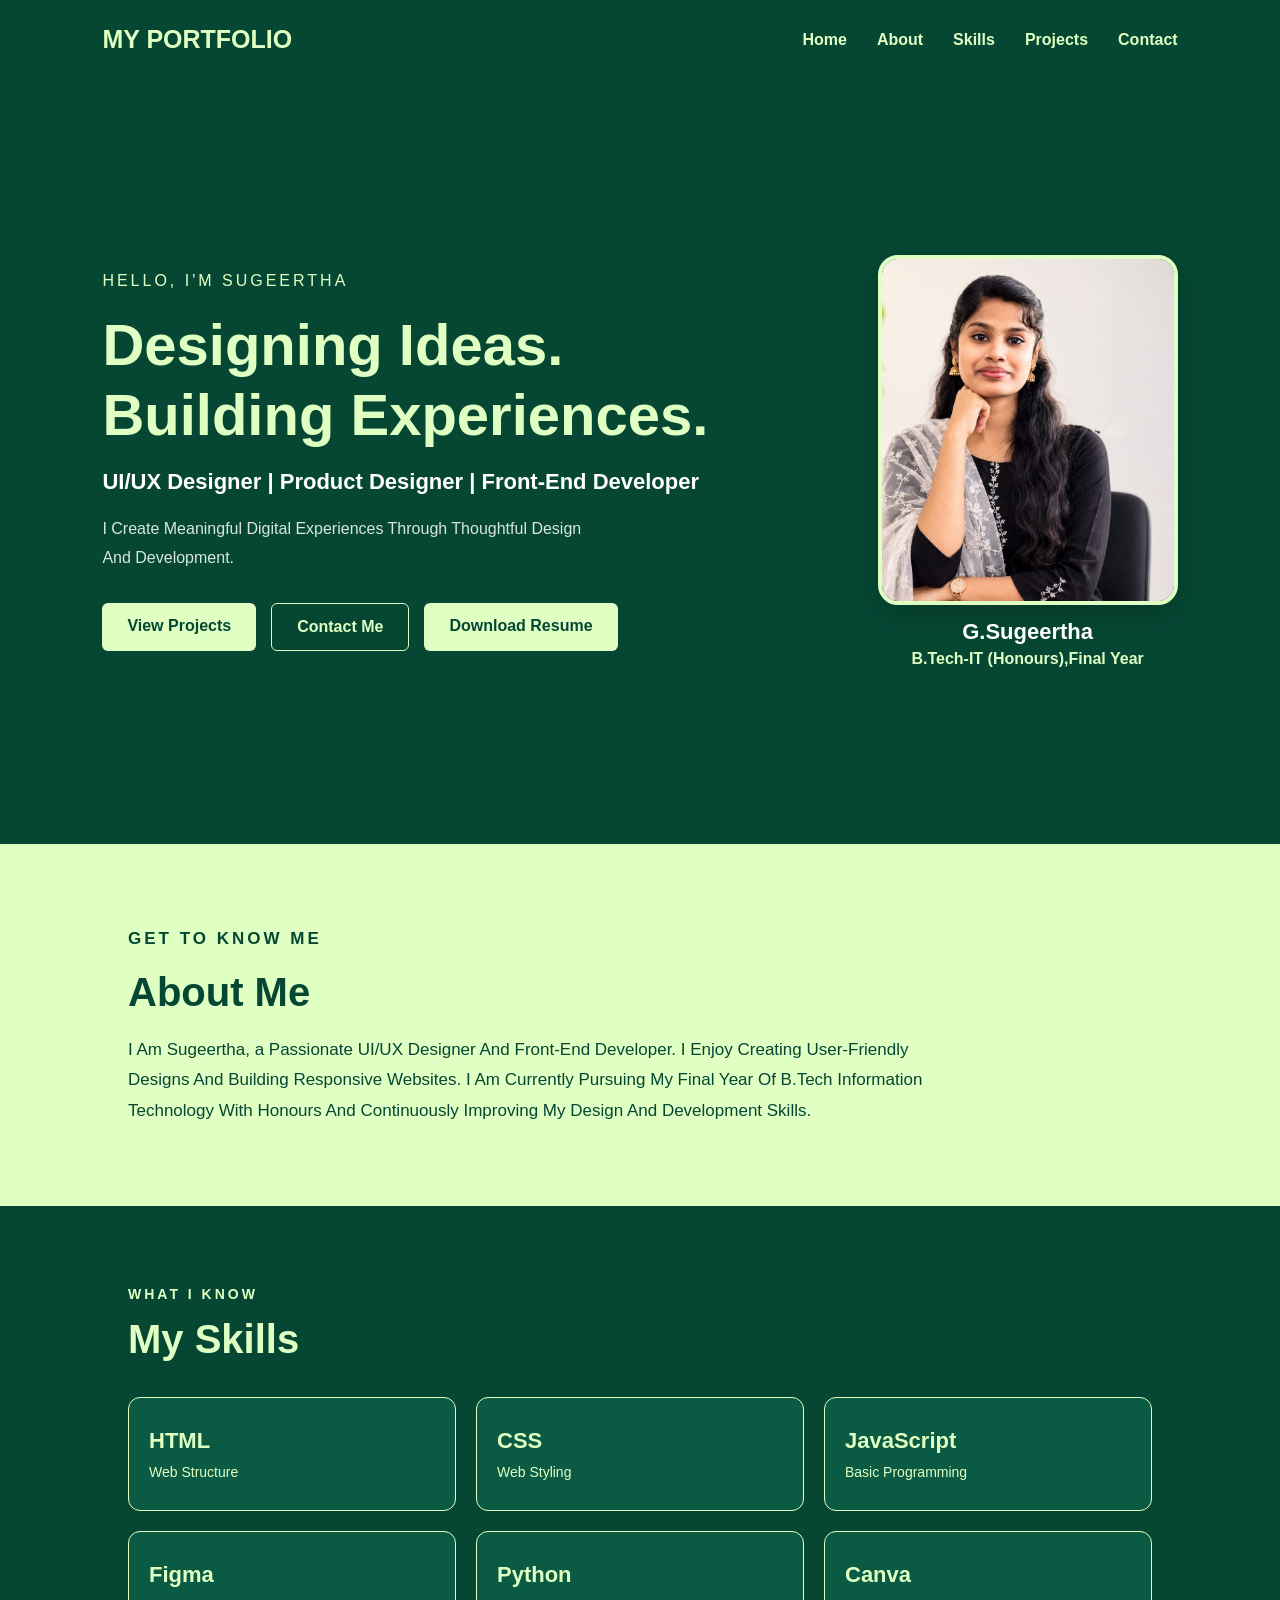
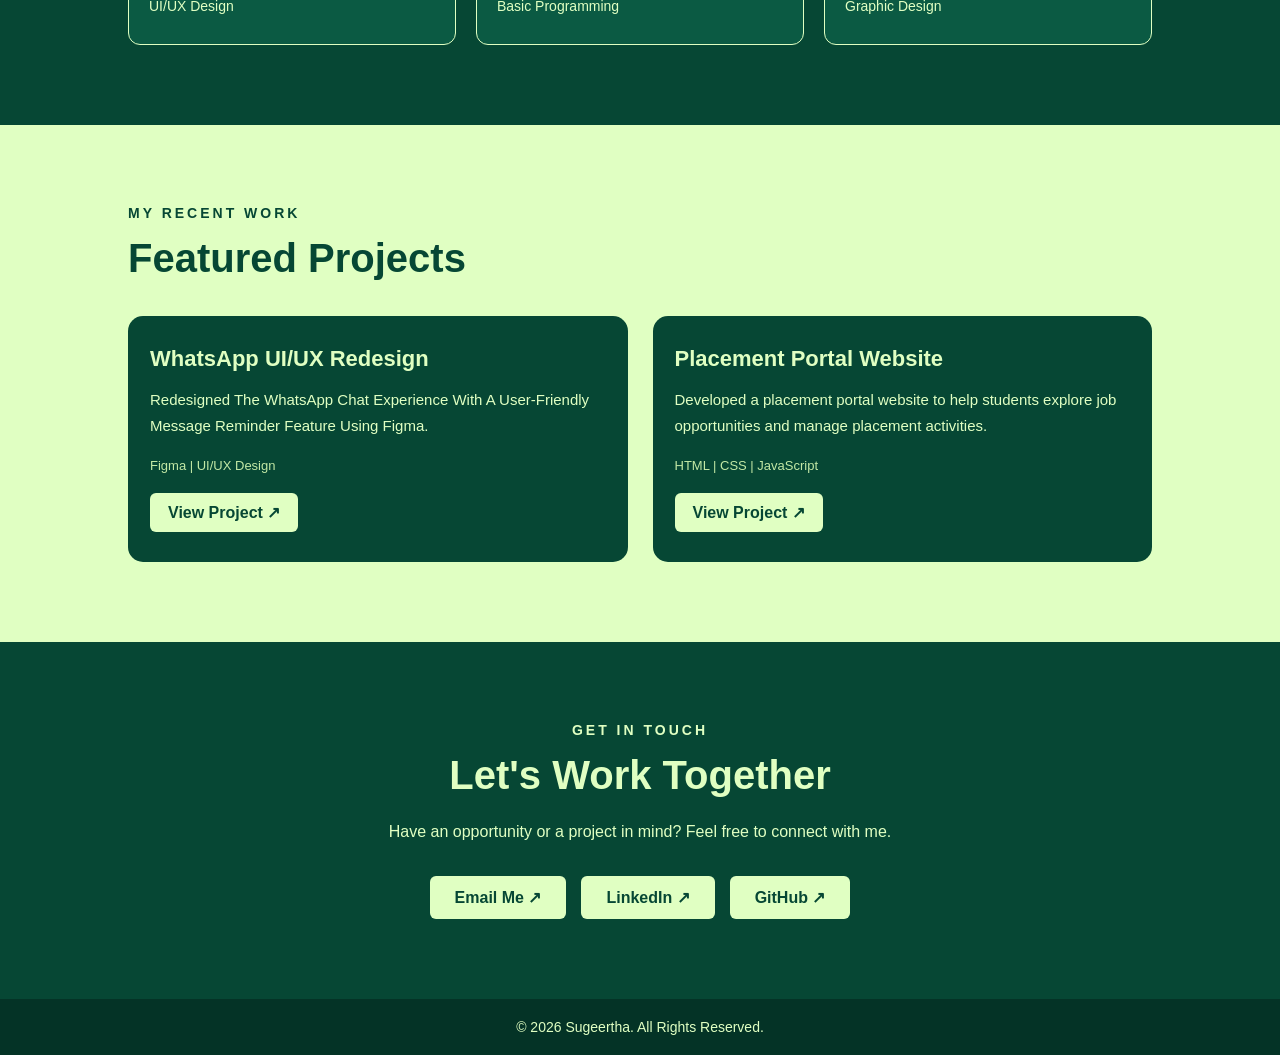
<file: index.html>
<!DOCTYPE html>
<html lang="en">
<head>
    <meta charset="UTF-8">
    <meta name="viewport" content="width=device-width, initial-scale=1.0">
    <title>Sugeertha | Portfolio</title>
    <link rel="stylesheet" href="style.css">
</head>

<body>

    <header>
        <nav class="navbar">
            <h2 class="logo">MY PORTFOLIO</h2>

            <ul class="nav-links">
                <li><a href="#home">Home</a></li>
                <li><a href="#about">About</a></li>
                <li><a href="#skills">Skills</a></li>
                <li><a href="#projects">Projects</a></li>
                <li><a href="#contact">Contact</a></li>
            </ul>
        </nav>
    </header>
    


    <section class="hero" id="home">

        <div class="hero-content">
            <p class="intro">HELLO, I'M SUGEERTHA</p>

            <h1>
                Designing Ideas.<br>
                Building Experiences.
            </h1>

            <h3>UI/UX Designer | Product Designer | Front-End Developer</h3>

            <p class="description">
                I Create Meaningful Digital Experiences
                Through Thoughtful Design And Development.
            </p>

            <div class="buttons">
                <a href="#projects" class="btn">View Projects</a>
                <a href="#contact" class="btn-outline">Contact Me</a>
                <a href="resume.pdf" class="btn" download>Download Resume</a>
            </div>
        </div>
        
<div class="hero-image">
    <img src="images/profile.png" alt="Sugeertha Profile">
    <h3>G.Sugeertha</h3>
    <p><Span>B.Tech-IT (Honours),Final Year</Span></p>
</div>


    </section>

    
<!-- ABOUT SECTION -->
<section class="about" id="about">

    <div class="about-content">
        <p class="section-title">GET TO KNOW ME</p>

        <h2>About Me</h2>

        <p>
            I Am Sugeertha, a Passionate UI/UX Designer
            And Front-End Developer. I Enjoy Creating
            User-Friendly Designs And Building Responsive
            Websites.

            I Am Currently Pursuing My Final Year Of
            B.Tech Information Technology With Honours And Continuously
            Improving My Design And Development Skills.
        </p>

    </div>

</section>

<!-- SKILLS SECTION -->
<section class="skills" id="skills">

    <div class="skills-content">
        <p class="section-title">WHAT I KNOW</p>
        <h2>My Skills</h2>

        <div class="skills-container">

            <div class="skill-card">
                <h3>HTML</h3>
                <p>Web Structure</p>
            </div>

            <div class="skill-card">
                <h3>CSS</h3>
                <p>Web Styling</p>
            </div>

            <div class="skill-card">
                <h3>JavaScript</h3>
                <p>Basic Programming</p>
            </div>

            <div class="skill-card">
                <h3>Figma</h3>
                <p>UI/UX Design</p>
            </div>

            <div class="skill-card">
                <h3>Python</h3>
                <p>Basic Programming</p>
            </div>

            <div class="skill-card">
                <h3>Canva</h3>
                <p>Graphic Design</p>
            </div>

        </div>
    </div>

</section>


<!-- PROJECTS SECTION -->
<section class="projects" id="projects">

    <div class="projects-content">
        <p class="section-title">MY RECENT WORK</p>
        <h2>Featured Projects</h2>

        <div class="projects-container">

            <div class="project-card">
                <div class="project-info">
                    <h3>WhatsApp UI/UX Redesign</h3>
                    <p>
                        Redesigned The WhatsApp Chat Experience
                        With A User-Friendly Message Reminder
                        Feature Using Figma.
                    </p>
                    <span>Figma | UI/UX Design</span>
                    <a href="https://www.figma.com/proto/szclkcFZkNZPezLDy4yKbQ/whatsapp?node-id=42-452&p=f&viewport=25%2C194%2C0.09&t=VOngzeNKJT5dzrAy-1&scaling=scale-down&content-scaling=fixed&starting-point-node-id=1%3A4&page-id=0%3A1"
                       target="_blank">View Project ↗</a>
                </div>
            </div>

            <div class="project-card">
                <div class="project-info">
                    <h3>Placement Portal Website</h3>
                    <p>
                        Developed a placement portal website
                        to help students explore job opportunities
                        and manage placement activities.
                    </p>
                    <span>HTML | CSS | JavaScript</span>
                    <a href="https://sugeertha-design.github.io/Placemate/"
                       target="_blank">View Project ↗</a>
                </div>
            </div>

            
                </div>
            </div>

        </div>
    </div>

</section>

<!-- CONTACT SECTION -->
<section class="contact" id="contact">

    <div class="contact-content">
        <p class="section-title">GET IN TOUCH</p>

        <h2>Let's Work Together</h2>

        <p>
            Have an opportunity or a project in mind?
            Feel free to connect with me.
        </p>

        <div class="contact-links">

            <a href="ajayramsuki@gmail.com">
                Email Me ↗
            </a>

            <a href="https://www.linkedin.com/in/sugeertha-g-33636b354"
               target="_blank">
                LinkedIn ↗
            </a>

            <a href="https://github.com/Sugeertha-design"
               target="_blank">
                GitHub ↗
            </a>

        </div>
    </div>

</section>

<footer>
    <p>© 2026 Sugeertha. All Rights Reserved.</p>
</footer>


    <script src="script.js"></script>
</body>
</html>
</file>
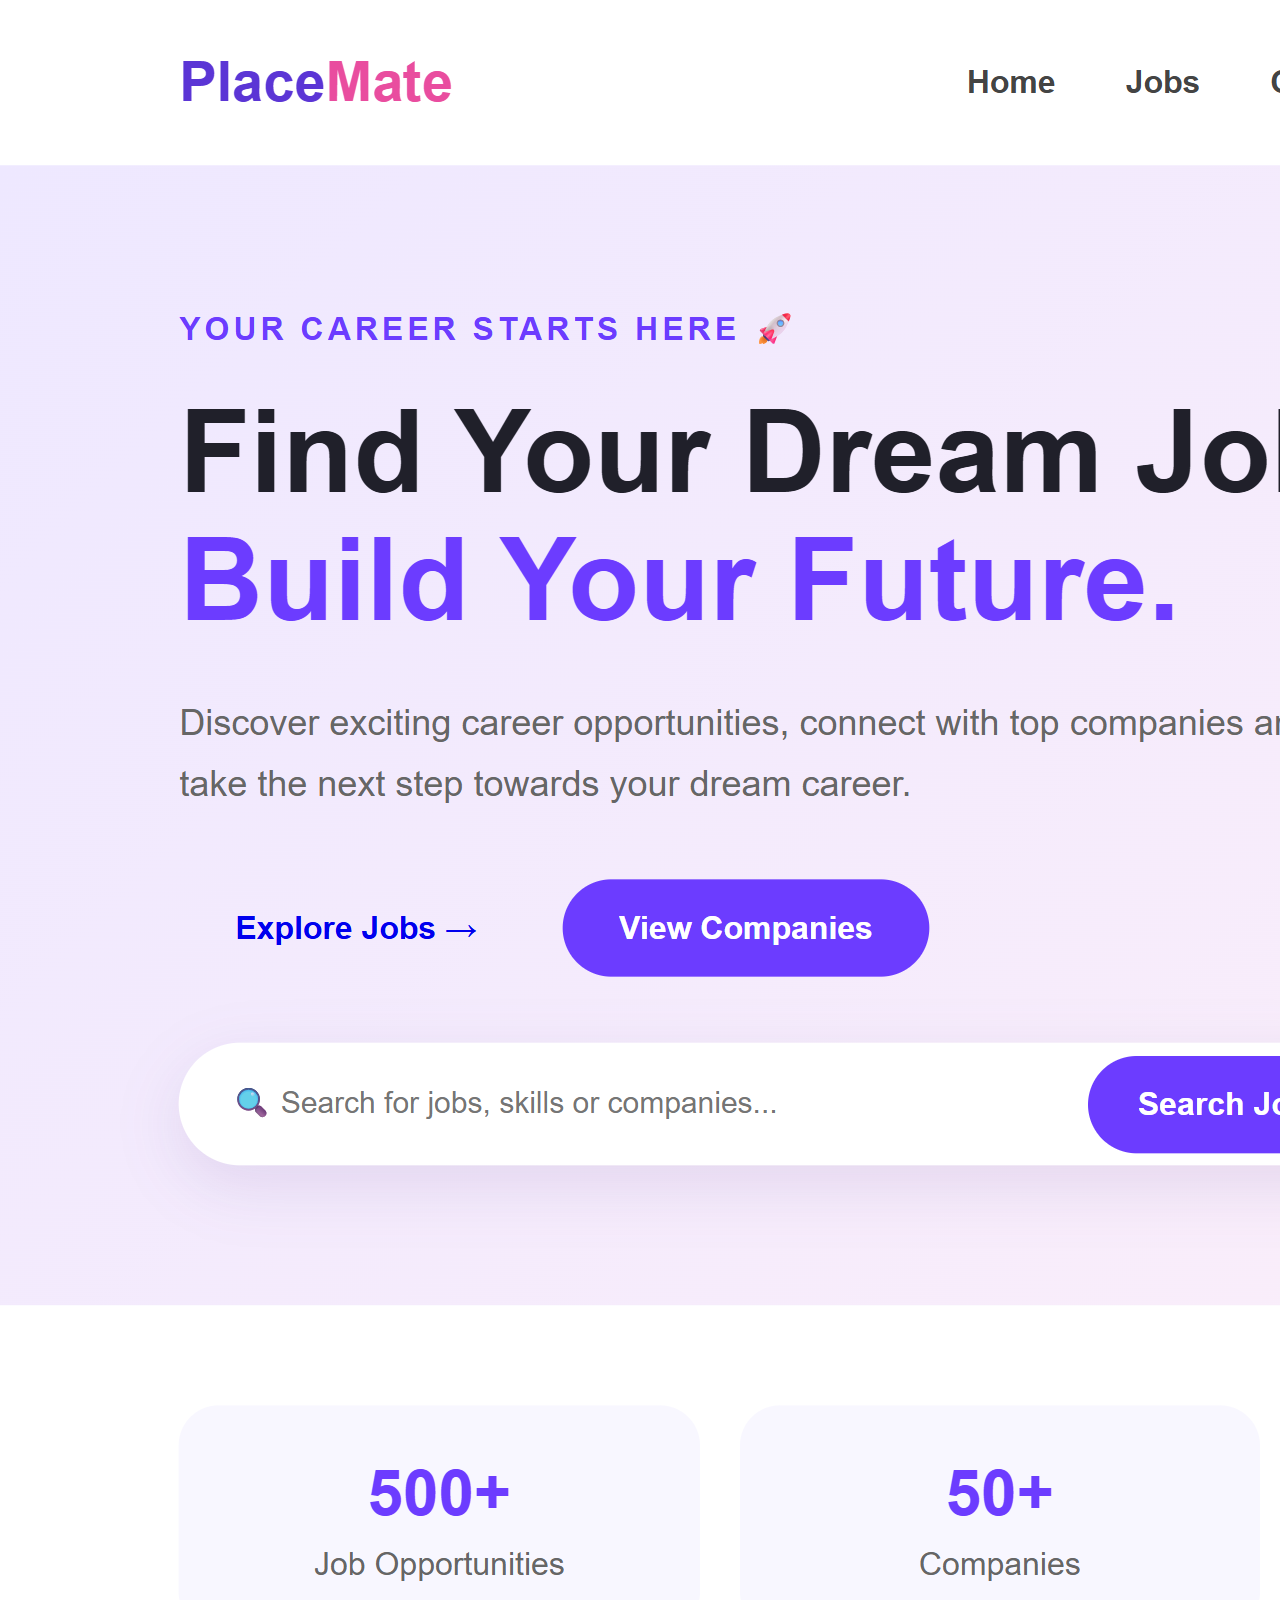
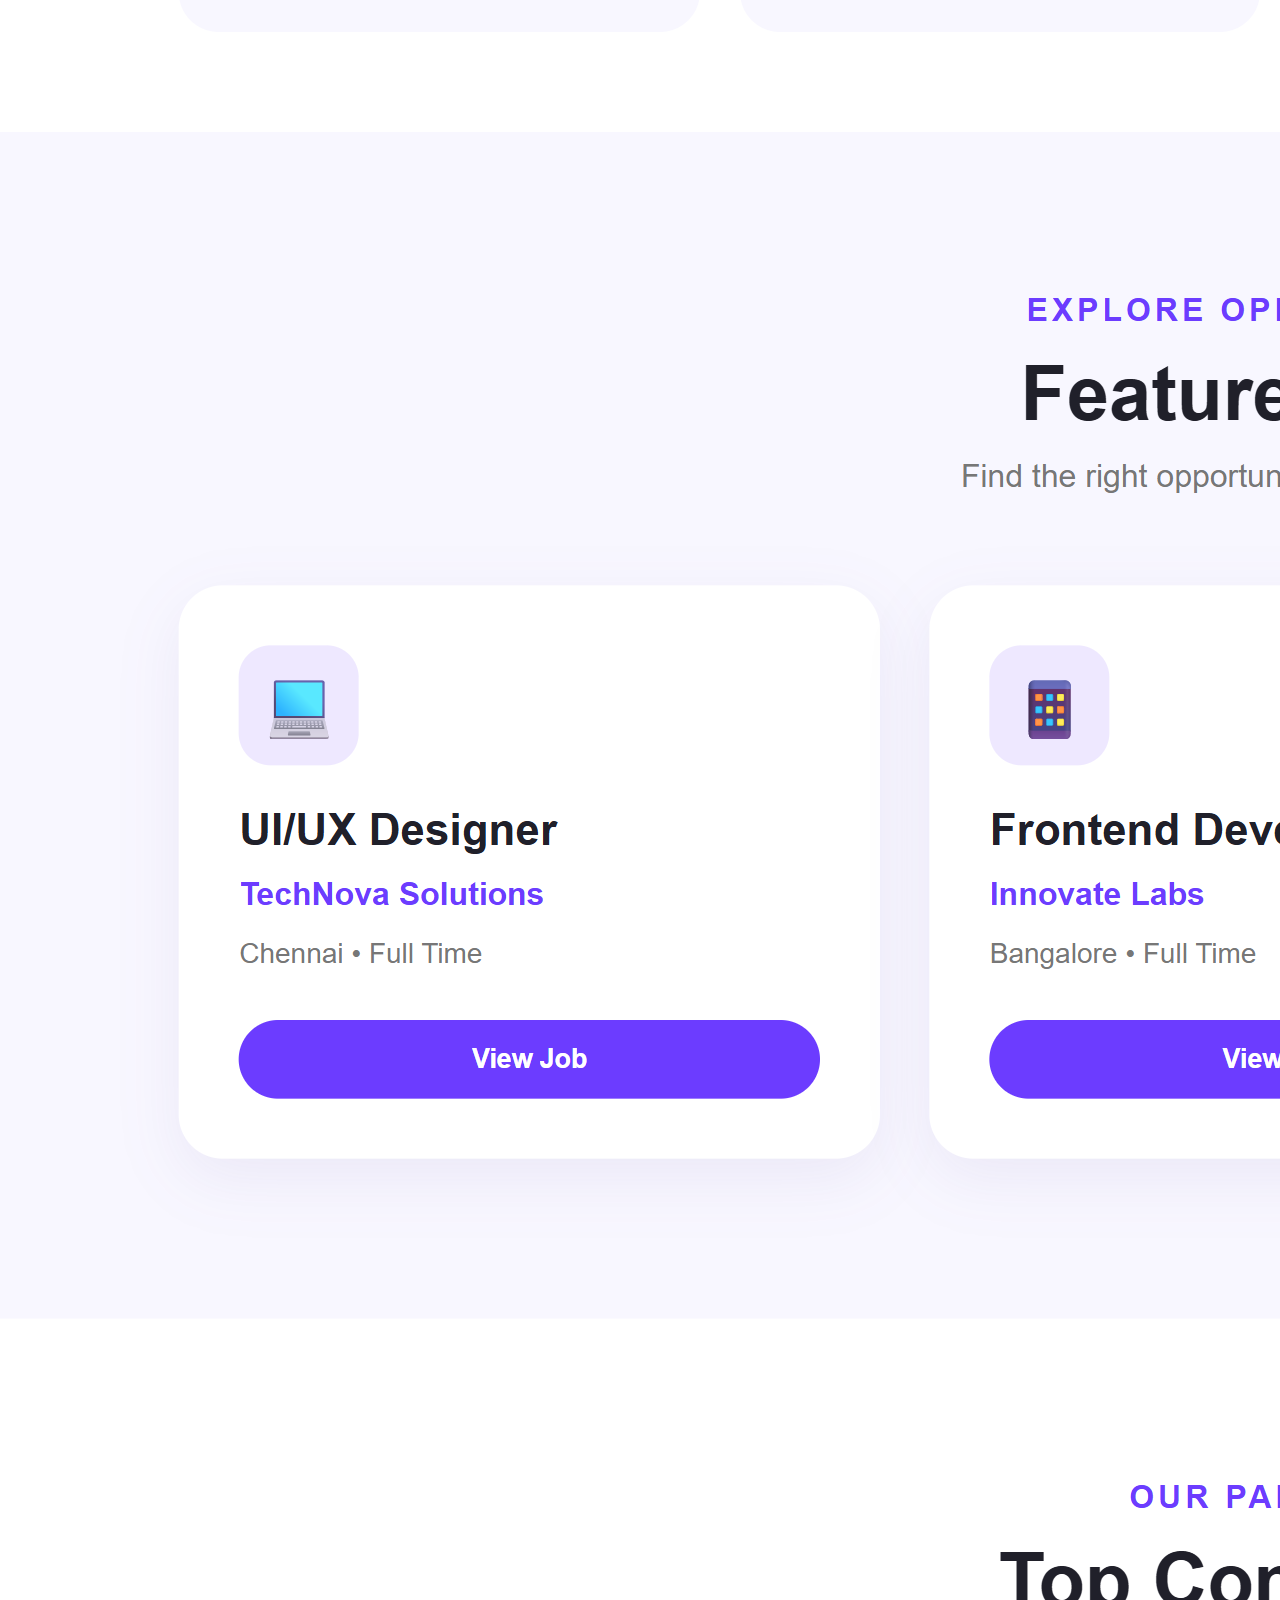
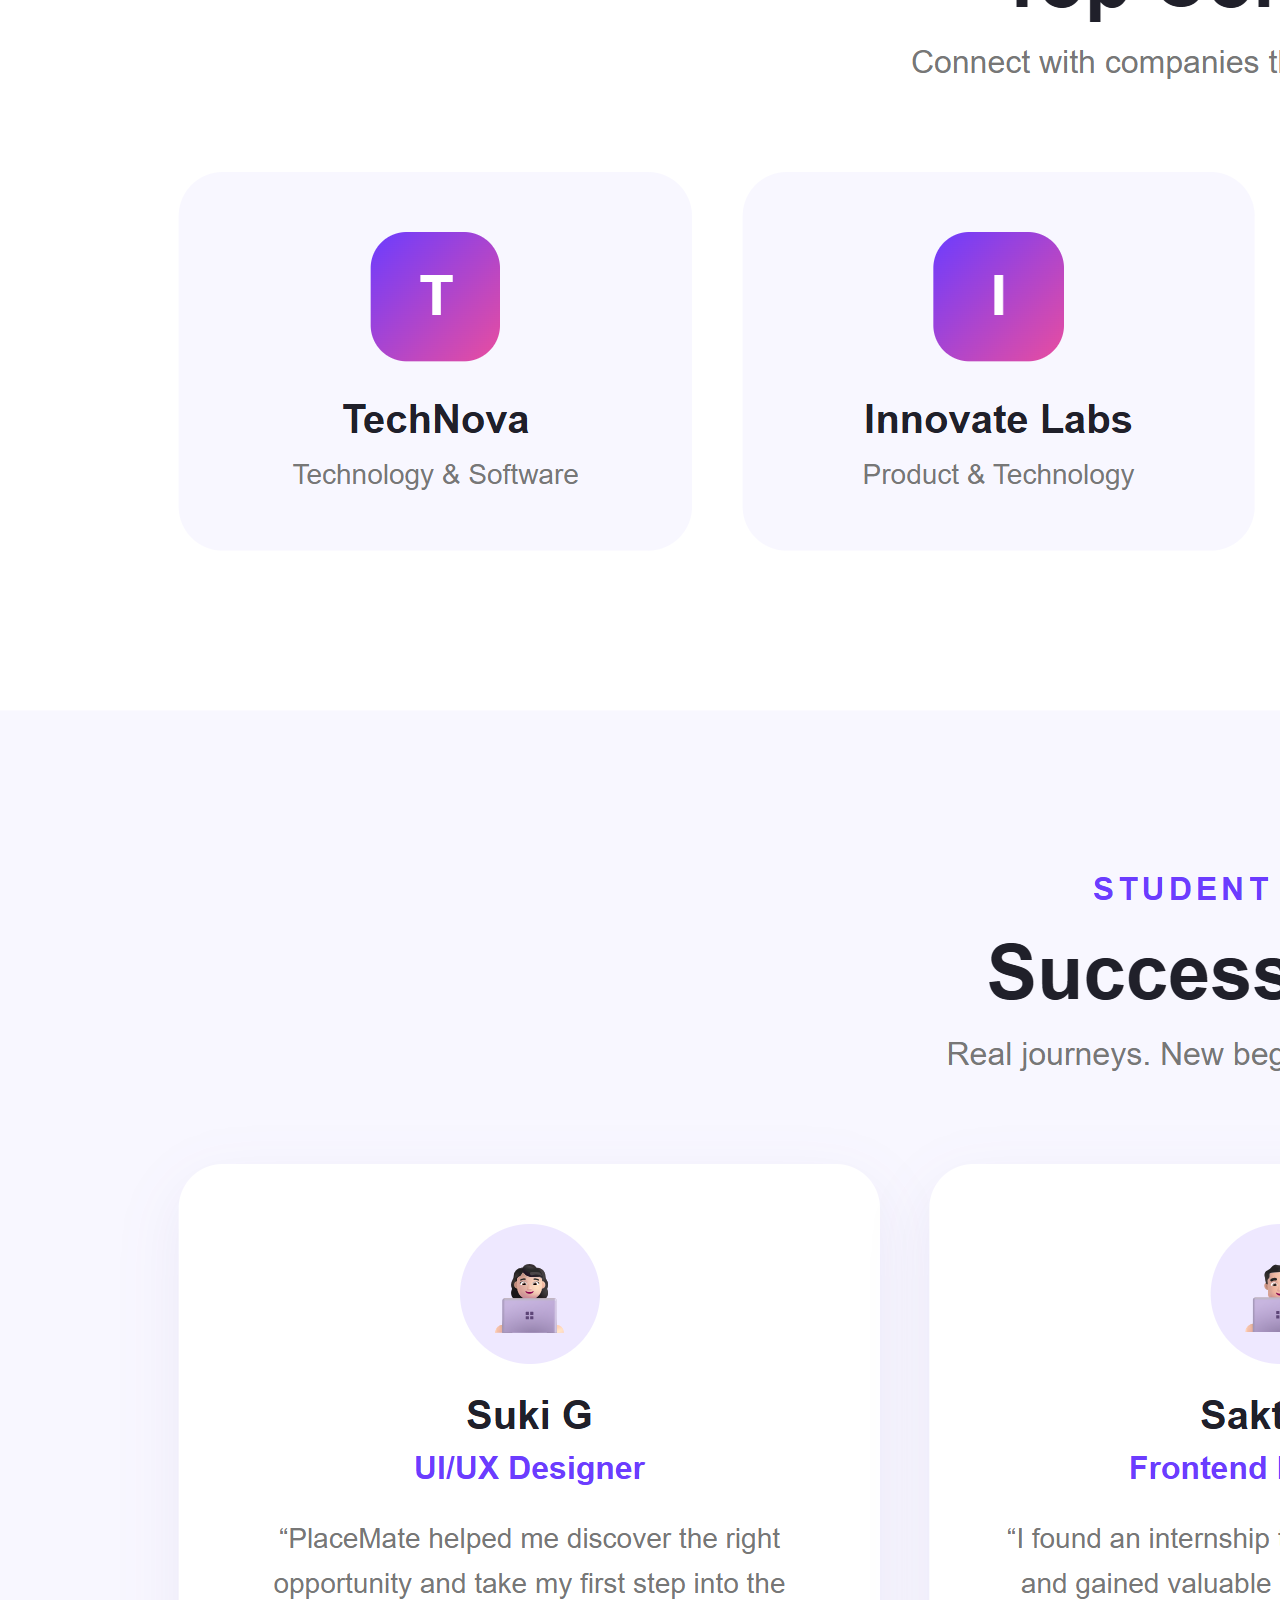
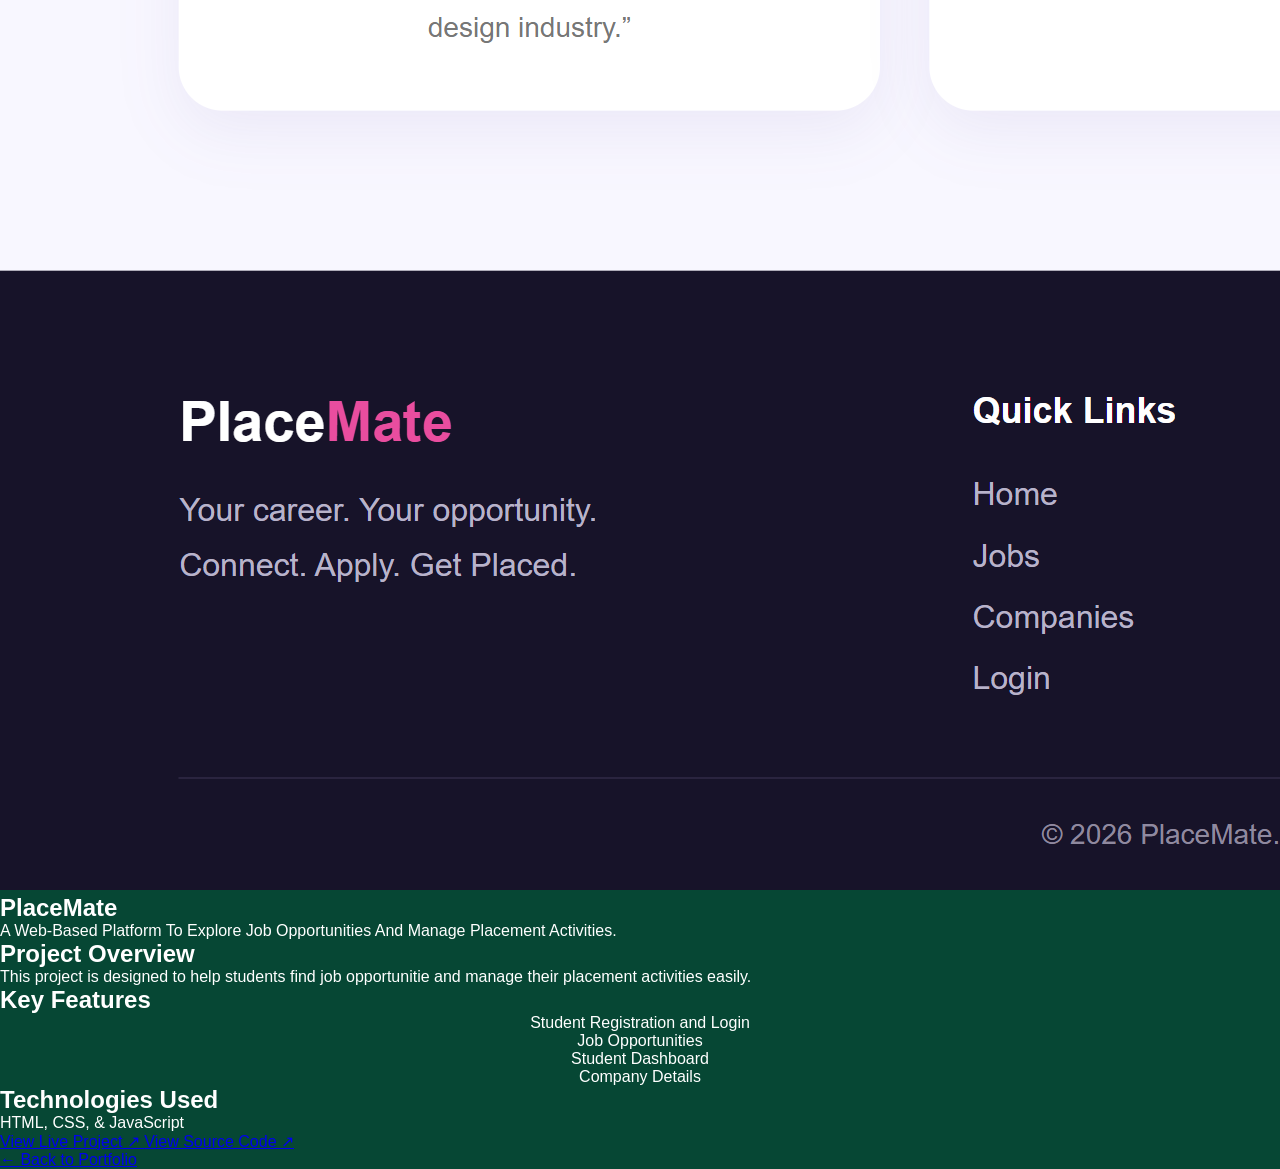
<file: placemate-project.html>
<!DOCTYPE html>
<html lang="en">
<head>
    <meta charset="UTF-8">
    <meta name="viewport" content="width=device-width, initial-scale=1.0">
    <title>Placement Portal | Project</title>
    <link rel="stylesheet" href="style.css">
</head>

<body>

    <section class="project-details">
        <img src="images/placemate.png" alt="Placement Portal Screenshot">
        <h1>PlaceMate</h1>
        <p>A Web-Based Platform To Explore Job Opportunities And Manage Placement Activities.</p>
        <h2>Project Overview</h2>
        <p> This project is designed to help students find job opportunitie and manage their placement activities easily.</p>

        <h2>Key Features</h2>
<center>
<ul>
    <li>Student Registration and Login</li>
    <li>Job Opportunities</li>
    <li>Student Dashboard</li>
    <li>Company Details</li>
</ul>
</center>

<h2>Technologies Used</h2>
<p>HTML,
   CSS, &
   JavaScript</p>
   <a class="back-btn" href="https://sugeertha-design.github.io/Placemate/" target="_blank">
    View Live Project ↗
</a>
<a class="back-btn"
   href="https://github.com/Sugeertha-design"
   target="_blank">
   View Source Code ↗
</a>
    </section>
    <a class="back-btn1" href="index.html">← Back to Portfolio</a>

</body>
</html>
</file>
<file: style.css>
* {
    margin: 0;
    padding: 0;
    box-sizing: border-box;
}

html {
    scroll-behavior: smooth;
}

body {
    font-family: Arial, sans-serif;
    background: #064734;
    color: #ffffff;
}

.navbar {
    display: flex;
    justify-content: space-between;
    align-items: center;
    padding: 25px 8%;
}

.logo {
    color: #E0FFC2;
    font-size: 25px;
}

.nav-links {
    display: flex;
    list-style: none;
    gap: 30px;
}

.nav-links a {
    text-decoration: none;
    color: #ffffff;
    font-size: 15px;
    font-weight: bold;
}

.nav-links a:hover {
    color: #E0FFC2;
}

.hero {
    min-height: 85vh;
    display: flex;
    align-items: center;
    padding: 60px 8%;
}

.hero-content {
    max-width: 750px;
}

.intro {
    color: #E0FFC2;
    letter-spacing: 3px;
    margin-bottom: 20px;
}

.hero h1 {
    font-size: 58px;
    line-height: 1.2;
    color: #E0FFC2;
    margin-bottom: 20px;
}

.hero h3 {
    font-size: 22px;
    margin-bottom: 20px;
}

.description {
    color: #d8e6df;
    line-height: 1.8;
    max-width: 500px;
    margin-bottom: 30px;
}

.buttons {
    display: flex;
    gap: 15px;
}

.btn, .btn-outline {
    padding: 14px 25px;
    border-radius: 6px;
    text-decoration: none;
    font-weight: bold;
}

.btn {
    background: #E0FFC2;
    color: #064734;
}

.btn-outline {
    border: 1px solid #E0FFC2;
    color: #E0FFC2;
}

.btn:hover, .btn-outline:hover {
    transform: translateY(-3px);
}

.hero {
    justify-content: space-between;
    gap: 40px;
}

.hero-image img {
    width: 300px;
    height: 350px;
    object-fit: cover;
    border-radius: 20px 20px 20px 20px;
    border: 4px solid #E0FFC2;
    box-shadow: 0 10px 30px rgba(0, 0, 0, 0.2);
}
.hero-image h3{
    text-align: center;
    margin-top: 10px;
    margin-bottom: 5px;
}
.hero-image p{
    text-align: center;
    font-weight: bold;
    
}
.hero-image span{
    color:#E0FFC2;
}

/* ABOUT SECTION */
.about {
    padding: 80px 10%;
    background-color: #E0FFC2;
    color: #064734;
}

.about-content {
    max-width: 800px;
}

.section-title {
    font-size: 14px;
    font-weight: bold;
    letter-spacing: 3px;
    margin-bottom: 15px;
}

.about h2 {
    font-size: 40px;
    margin-bottom: 20px;
}

.about-content p {
    font-size: 17px;
    line-height: 1.8;
}


/* SKILLS SECTION */
.skills {
    padding: 80px 10%;
    background-color: #064734;
    color: #E0FFC2;
}

.skills h2 {
    font-size: 40px;
    margin-bottom: 35px;
}

.skills-container {
    display: grid;
    grid-template-columns: repeat(3, 1fr);
    gap: 20px;
}

.skill-card {
    background-color: #0B5A43;
    padding: 30px 20px;
    border: 1px solid #E0FFC2;
    border-radius: 12px;
    transition: 0.3s;
}

.skill-card:hover {
    background-color: #E0FFC2;
    color: #064734;
    transform: translateY(-5px);
}

.skill-card h3 {
    font-size: 22px;
    margin-bottom: 10px;
}

.skill-card p {
    font-size: 14px;
}


/* PROJECTS SECTION */
.projects {
    padding: 80px 10%;
    background-color: #E0FFC2;
    color: #064734;
}

.projects h2 {
    font-size: 40px;
    margin-bottom: 35px;
}

.projects-container {
    display: grid;
    grid-template-columns: repeat(2, 1fr);
    gap: 25px;
}

.project-card {
    background-color: #064734;
    color: #E0FFC2;
    border-radius: 15px;
    padding: 30px 22px;
    transition: 0.3s;
}

.project-card:hover {
    transform: translateY(-8px);
}

.project-info h3 {
    font-size: 22px;
    margin-bottom: 15px;
}

.project-info p {
    font-size: 15px;
    line-height: 1.7;
    margin-bottom: 20px;
}

.project-info span {
    display: block;
    font-size: 13px;
    margin-bottom: 20px;
    color: #C2E8A5;
}

.project-info a {
    display: inline-block;
    color: #064734;
    background-color: #E0FFC2;
    padding: 10px 18px;
    border-radius: 6px;
    text-decoration: none;
    font-weight: bold;
}


/* CONTACT SECTION */
.contact {
    padding: 80px 10%;
    background-color: #064734;
    color: #E0FFC2;
    text-align: center;
}

.contact h2 {
    font-size: 40px;
    margin-bottom: 20px;
}

.contact-content > p:not(.section-title) {
    font-size: 16px;
    line-height: 1.7;
    margin-bottom: 30px;
}

.contact-links {
    display: flex;
    justify-content: center;
    flex-wrap: wrap;
    gap: 15px;
}

.contact-links a {
    text-decoration: none;
    color: #064734;
    background-color: #E0FFC2;
    padding: 12px 25px;
    border-radius: 6px;
    font-weight: bold;
    transition: 0.3s;
}

.contact-links a:hover {
    background-color: white;
    transform: translateY(-4px);
}

/* FOOTER */
footer {
    background-color: #043326;
    color: #E0FFC2;
    text-align: center;
    padding: 20px;
    font-size: 14px;
}

/* TABLET RESPONSIVE */
@media (max-width: 900px) {

    .navbar {
        flex-direction: column;
        gap: 20px;
    }

    .nav-links {
        flex-wrap: wrap;
        justify-content: center;
    }

    .hero {
        flex-direction: column;
        text-align: center;
    }

    .skills-container {
        grid-template-columns: repeat(2, 1fr);
    }

}

/* MOBILE RESPONSIVE */
@media (max-width: 600px) {

    .navbar {
        padding: 20px;
    }

    .nav-links {
        gap: 12px;
    }

    .nav-links a {
        font-size: 13px;
    }

    .hero {
        padding: 60px 7%;
    }

    .hero h1 {
        font-size: 35px;
    }

    .hero h3 {
        font-size: 17px;
    }

    .about,
    .skills,
    .projects,
    .contact {
        padding: 60px 7%;
    }

    .about h2,
    .skills h2,
    .projects h2,
    .contact h2 {
        font-size: 32px;
    }

    .skills-container,
    .projects-container {
        grid-template-columns: 1fr;
    }

    .contact-links {
        flex-direction: column;
        align-items: center;
    }

}

/* NAVIGATION HOVER EFFECTS */

.nav-links a {
    color: #E0FFC2;
    text-decoration: none;
    font-size: 16px;
    position: relative;
    transition: 0.3s;
}

.nav-links a:hover {
    color: white;
}

.nav-links a::after {
    content: "";
    position: absolute;
    width: 0;
    height: 2px;
    background-color: #E0FFC2;
    left: 0;
    bottom: -6px;
    transition: width 0.3s;
}

.nav-links a:hover::after {
    width: 100%;
}

/* SMOOTH SCROLL */
html {
    scroll-behavior: smooth;
}
</file>
